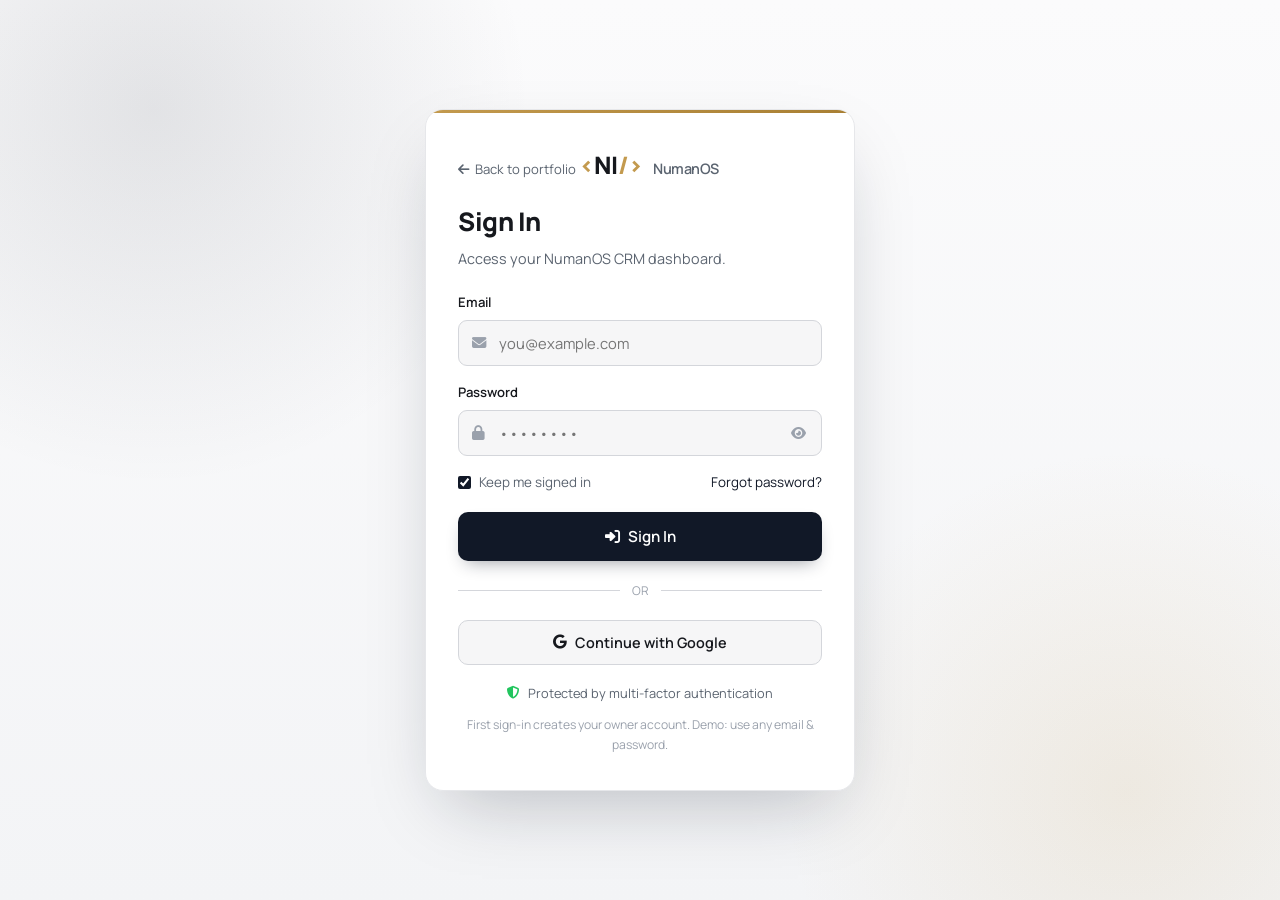
<file: portfolio-website/login.html>
<!DOCTYPE html>
<html lang="en">
<head>
    <meta charset="UTF-8">
    <meta name="viewport" content="width=device-width, initial-scale=1.0">
    <title>Sign In | NumanOS CRM</title>
    <link rel="stylesheet" href="css/style.css">
    <link rel="stylesheet" href="css/auth.css">
    <link rel="stylesheet" href="https://cdnjs.cloudflare.com/ajax/libs/font-awesome/6.5.1/css/all.min.css">
    <link href="https://fonts.googleapis.com/css2?family=Inter:wght@400;500;600;700;800&family=Manrope:wght@400;500;600;700;800&display=swap" rel="stylesheet">
</head>
<body class="auth-body">
    <div class="auth-bg"></div>

    <div class="auth-card">
        <a href="index.html" class="auth-back"><i class="fas fa-arrow-left"></i> Back to portfolio</a>
        <a href="index.html" class="logo auth-logo">
            <span class="logo-bracket">&lt;</span>NI<span class="logo-bracket">/&gt;</span>
            <span style="font-size:0.9rem;color:var(--text-secondary);font-weight:600;margin-left:6px">NumanOS</span>
        </a>

        <h1>Sign In</h1>
        <p class="auth-sub">Access your NumanOS CRM dashboard.</p>

        <div id="authError" class="auth-error" style="display:none"></div>

        <form id="loginForm">
            <!-- Credentials step -->
            <div id="credStep">
                <label class="auth-label" for="email">Email</label>
                <div class="auth-field">
                    <i class="fas fa-envelope"></i>
                    <input type="email" id="email" placeholder="you@example.com" autocomplete="email" required>
                </div>

                <label class="auth-label" for="password">Password</label>
                <div class="auth-field">
                    <i class="fas fa-lock"></i>
                    <input type="password" id="password" placeholder="••••••••" autocomplete="current-password" required>
                    <button type="button" class="auth-eye" id="togglePw" aria-label="Show password"><i class="fas fa-eye"></i></button>
                </div>

                <div class="auth-row">
                    <label class="auth-check"><input type="checkbox" id="remember" checked> Keep me signed in</label>
                    <a href="#" class="auth-link">Forgot password?</a>
                </div>
            </div>

            <!-- MFA step (hidden until needed) -->
            <div id="mfaStep" style="display:none">
                <label class="auth-label" for="mfaCode"><i class="fas fa-shield-halved"></i> Authentication code</label>
                <div class="auth-field">
                    <i class="fas fa-key"></i>
                    <input type="text" id="mfaCode" inputmode="numeric" maxlength="6" placeholder="6-digit code" autocomplete="one-time-code">
                </div>
                <p class="auth-note" style="text-align:left;margin-bottom:14px">Enter the code from your authenticator app.</p>
            </div>

            <button type="submit" class="btn btn-primary btn-full btn-lg" id="loginBtn" data-label="<i class='fas fa-right-to-bracket'></i> Sign In">
                <i class="fas fa-right-to-bracket"></i> Sign In
            </button>
        </form>

        <div class="auth-divider"><span>OR</span></div>
        <button class="btn btn-google btn-full" onclick="alert('Google SSO connects via the Integrations module.')">
            <i class="fab fa-google"></i> Continue with Google
        </button>

        <p class="auth-mfa"><i class="fas fa-shield-halved"></i> Protected by multi-factor authentication</p>
        <p class="auth-note">First sign-in creates your owner account. Demo: use any email &amp; password.</p>
    </div>

    <script src="js/api.js"></script>
    <script src="js/auth.js"></script>
</body>
</html>
</file>
<file: portfolio-website/css/style.css>
/* ============================================
   PORTFOLIO WEBSITE - NUMAN IFTIKHAR
   Senior Multi-Cloud DevOps Engineer
   Professional Dark Theme - Command Center
   ============================================ */

/* --- CSS Variables --- */
:root {
    --primary: #111827;
    --primary-dark: #0b0f17;
    --primary-light: #374151;
    --secondary: #ffffff;
    --accent: #c39a4e;
    --accent-light: #d4af6a;
    --bg-dark: #ffffff;
    --bg-surface: #f6f6f7;
    --bg-card: #ffffff;
    --bg-card-hover: #f0f0f2;
    --text-primary: #16181d;
    --text-secondary: #5b6470;
    --text-muted: #9aa1ac;
    --border: #e6e7ea;
    --border-light: #d4d6db;
    --gcp-color: #4285f4;
    --aws-color: #ff9900;
    --azure-color: #00bcf2;
    --terraform-color: #7b42bc;
    --success: #16a34a;
    --danger: #dc2626;
    --danger-bg: rgba(220, 38, 38, 0.10);
    --danger-border: rgba(220, 38, 38, 0.30);
    --gradient-1: linear-gradient(135deg, #1f2937, #111827);
    --gradient-2: linear-gradient(135deg, #ffffff, #f3f3f5);
    --gradient-accent: linear-gradient(135deg, #c39a4e, #a87f33);
    --shadow-xs: 0 1px 2px rgba(17, 24, 39, 0.05);
    --shadow-sm: 0 1px 2px rgba(17, 24, 39, 0.04), 0 6px 16px -8px rgba(17, 24, 39, 0.10);
    --shadow: 0 2px 6px rgba(17, 24, 39, 0.05), 0 12px 30px -12px rgba(17, 24, 39, 0.14);
    --shadow-md: 0 6px 14px -6px rgba(17, 24, 39, 0.10), 0 20px 44px -16px rgba(17, 24, 39, 0.18);
    --shadow-lg: 0 30px 70px -22px rgba(17, 24, 39, 0.26);
    --shadow-glow: 0 18px 46px -16px rgba(17, 24, 39, 0.20);
    --radius: 14px;
    --radius-sm: 9px;
    --radius-lg: 18px;
    --transition: all 0.28s cubic-bezier(0.4, 0, 0.2, 1);
    --ease-spring: cubic-bezier(0.34, 1.4, 0.64, 1);
}

/* --- Reset & Base --- */
*, *::before, *::after {
    margin: 0;
    padding: 0;
    box-sizing: border-box;
}

html {
    scroll-behavior: smooth;
    scroll-padding-top: 80px;
}

body {
    font-family: 'Inter', -apple-system, BlinkMacSystemFont, sans-serif;
    background-color: var(--bg-dark);
    color: var(--text-primary);
    line-height: 1.6;
    overflow-x: hidden;
    -webkit-font-smoothing: antialiased;
}

a {
    text-decoration: none;
    color: inherit;
    transition: var(--transition);
}

ul, ol { list-style: none; }

.container {
    max-width: 1200px;
    margin: 0 auto;
    padding: 0 24px;
}

/* --- Preloader --- */
#preloader {
    position: fixed;
    inset: 0;
    background: var(--bg-dark);
    display: flex;
    align-items: center;
    justify-content: center;
    z-index: 10000;
    transition: opacity 0.5s, visibility 0.5s;
}

#preloader.hidden {
    opacity: 0;
    visibility: hidden;
}

.loader {
    position: relative;
    display: flex;
    align-items: center;
    justify-content: center;
}

.loader-ring {
    width: 60px;
    height: 60px;
    border: 3px solid var(--border);
    border-top-color: var(--primary);
    border-radius: 50%;
    animation: spin 1s linear infinite;
}

@keyframes spin { to { transform: rotate(360deg); } }

.loader-text {
    position: absolute;
    font-size: 1rem;
    font-weight: 800;
    color: var(--primary);
    letter-spacing: 2px;
}

/* --- Buttons --- */
.btn {
    display: inline-flex;
    align-items: center;
    gap: 8px;
    padding: 12px 24px;
    border-radius: 8px;
    font-weight: 600;
    font-size: 0.9rem;
    cursor: pointer;
    transition: var(--transition);
    border: none;
    font-family: inherit;
    white-space: nowrap;
}

.btn-primary {
    background: var(--primary);
    color: var(--bg-dark);
}

.btn-primary:hover {
    background: var(--primary-light);
    transform: translateY(-2px);
    box-shadow: 0 8px 25px rgba(17, 24, 39, 0.3);
}

.btn-accent {
    background: var(--accent);
    color: #111827;
}

.btn-accent:hover {
    background: var(--accent-light);
    transform: translateY(-2px);
    box-shadow: 0 8px 25px rgba(195, 154, 78, 0.3);
}

.btn-outline {
    background: transparent;
    color: var(--text-primary);
    border: 1px solid var(--border-light);
}

.btn-outline:hover {
    border-color: var(--primary);
    color: var(--primary);
    transform: translateY(-2px);
}

.btn-sm { padding: 8px 16px; font-size: 0.82rem; }
.btn-lg { padding: 14px 28px; font-size: 0.95rem; }
.btn-full { width: 100%; justify-content: center; }

/* --- Navigation --- */
#navbar {
    position: fixed;
    top: 0;
    left: 0;
    right: 0;
    z-index: 1000;
    padding: 16px 0;
    transition: var(--transition);
    background: rgba(255, 255, 255, 0.96);
    border-bottom: 1px solid var(--border);
    backdrop-filter: blur(10px);
    -webkit-backdrop-filter: blur(10px);
}

#navbar.scrolled {
    background: rgba(255, 255, 255, 0.85);
    backdrop-filter: blur(20px);
    -webkit-backdrop-filter: blur(20px);
    border-bottom: 1px solid var(--border);
    padding: 10px 0;
}

.nav-container {
    display: flex;
    align-items: center;
    justify-content: space-between;
}

.logo {
    font-size: 1.4rem;
    font-weight: 800;
    letter-spacing: -0.5px;
}

.logo-bracket { color: var(--accent); }

.nav-links {
    display: flex;
    align-items: center;
    gap: 4px;
}

.nav-links a {
    padding: 8px 16px;
    font-size: 0.88rem;
    font-weight: 500;
    color: var(--text-secondary);
    border-radius: 6px;
    transition: var(--transition);
}

.nav-links a:hover,
.nav-links a.active {
    color: var(--text-primary);
    background: rgba(17, 24, 39, 0.08);
}

.nav-actions {
    display: flex;
    align-items: center;
    gap: 12px;
}

.hamburger {
    display: none;
    flex-direction: column;
    gap: 5px;
    background: none;
    border: none;
    cursor: pointer;
    padding: 4px;
}

.hamburger span {
    width: 22px;
    height: 2px;
    background: var(--text-primary);
    transition: var(--transition);
    border-radius: 2px;
}

.hamburger.active span:nth-child(1) { transform: rotate(45deg) translate(5px, 5px); }
.hamburger.active span:nth-child(2) { opacity: 0; }
.hamburger.active span:nth-child(3) { transform: rotate(-45deg) translate(5px, -5px); }

/* --- Hero Section --- */
#hero {
    min-height: 100vh;
    display: flex;
    align-items: center;
    position: relative;
    overflow: hidden;
    padding: 120px 0 80px;
    background: radial-gradient(ellipse at 20% 50%, rgba(17, 24, 39, 0.06) 0%, transparent 50%),
                radial-gradient(ellipse at 80% 20%, rgba(195, 154, 78, 0.04) 0%, transparent 50%),
                var(--bg-dark);
}

.hero-particles {
    position: absolute;
    inset: 0;
    overflow: hidden;
    z-index: 0;
}

.particle {
    position: absolute;
    width: 2px;
    height: 2px;
    background: var(--primary);
    border-radius: 50%;
    opacity: 0.15;
    animation: float-particle 8s ease-in-out infinite;
}

@keyframes float-particle {
    0%, 100% { transform: translateY(0) translateX(0); opacity: 0.15; }
    50% { transform: translateY(-40px) translateX(20px); opacity: 0.3; }
}

.hero-container {
    display: grid;
    grid-template-columns: 1.1fr 0.9fr;
    gap: 60px;
    align-items: center;
    position: relative;
    z-index: 1;
}

.hero-availability {
    display: inline-flex;
    align-items: center;
    gap: 8px;
    padding: 6px 16px;
    background: rgba(195, 154, 78, 0.08);
    border: 1px solid rgba(195, 154, 78, 0.2);
    border-radius: 50px;
    font-size: 0.8rem;
    font-weight: 600;
    color: var(--accent);
    margin-bottom: 20px;
    letter-spacing: 0.3px;
}

.availability-dot {
    width: 6px;
    height: 6px;
    background: var(--accent);
    border-radius: 50%;
    animation: pulse-dot 2s infinite;
}

@keyframes pulse-dot {
    0%, 100% { box-shadow: 0 0 0 0 rgba(195, 154, 78, 0.4); }
    50% { box-shadow: 0 0 0 6px rgba(195, 154, 78, 0); }
}

.hero-greeting {
    font-size: 1rem;
    color: var(--primary);
    font-weight: 600;
    margin-bottom: 8px;
    letter-spacing: 1px;
}

.hero-name {
    font-size: 3.5rem;
    font-weight: 800;
    line-height: 1.1;
    margin-bottom: 12px;
    letter-spacing: -1.5px;
    color: var(--text-primary);
}

.hero-title-wrapper {
    display: flex;
    align-items: center;
    gap: 10px;
    font-size: 1.3rem;
    margin-bottom: 20px;
    min-height: 40px;
}

.hero-title-prefix {
    color: var(--text-secondary);
    font-weight: 500;
}

.hero-title-typed {
    color: var(--primary);
    font-weight: 700;
}

.typed-cursor {
    color: var(--accent);
    font-weight: 300;
    animation: blink-cursor 0.8s infinite;
}

@keyframes blink-cursor {
    0%, 100% { opacity: 1; }
    50% { opacity: 0; }
}

.hero-description {
    color: var(--text-secondary);
    font-size: 1.05rem;
    line-height: 1.8;
    max-width: 540px;
    margin-bottom: 24px;
}

/* Hero Metrics */
.hero-metrics {
    display: flex;
    align-items: center;
    gap: 0;
    margin-bottom: 32px;
    padding: 16px 24px;
    background: var(--bg-surface);
    border: 1px solid var(--border);
    border-radius: var(--radius);
    box-shadow: var(--shadow);
}

.hero-metric {
    text-align: center;
    flex: 1;
}

.metric-value {
    display: block;
    font-size: 1.4rem;
    font-weight: 800;
    color: var(--primary);
    line-height: 1;
    margin-bottom: 4px;
}

.metric-label {
    font-size: 0.72rem;
    color: var(--text-muted);
    text-transform: uppercase;
    letter-spacing: 1px;
    font-weight: 600;
}

.hero-metric-divider {
    width: 1px;
    height: 36px;
    background: var(--border-light);
}

.hero-cta {
    display: flex;
    gap: 12px;
    flex-wrap: wrap;
    margin-bottom: 28px;
}

.hero-social {
    display: flex;
    gap: 10px;
}

.hero-social a {
    width: 40px;
    height: 40px;
    display: flex;
    align-items: center;
    justify-content: center;
    border: 1px solid var(--border);
    border-radius: 8px;
    color: var(--text-muted);
    font-size: 1rem;
    transition: var(--transition);
}

.hero-social a:hover {
    border-color: var(--primary);
    color: var(--primary);
    background: rgba(17, 24, 39, 0.06);
    transform: translateY(-2px);
}

/* Hero Visual */
.hero-visual {
    display: flex;
    justify-content: center;
    align-items: center;
    position: relative;
}

.hero-image-wrapper {
    position: relative;
    width: 320px;
    height: 320px;
}

.hero-image-border {
    position: absolute;
    inset: -3px;
    border-radius: 50%;
    background: var(--gradient-1);
    animation: rotate-border 10s linear infinite;
    opacity: 0.5;
}

@keyframes rotate-border { to { transform: rotate(360deg); } }

.hero-profile-img {
    position: relative;
    width: 100%;
    height: 100%;
    border-radius: 50%;
    object-fit: cover;
    z-index: 1;
    border: 3px solid var(--bg-dark);
}

.floating-badge {
    position: absolute;
    background: var(--bg-card);
    border: 1px solid var(--border);
    padding: 8px 16px;
    border-radius: 50px;
    font-size: 0.8rem;
    font-weight: 600;
    display: flex;
    align-items: center;
    gap: 6px;
    z-index: 2;
    box-shadow: var(--shadow-lg);
    animation: float 5s ease-in-out infinite;
}

.badge-1 { top: 10%; right: 0; animation-delay: 0s; color: var(--aws-color); }
.badge-2 { top: 50%; left: -12%; animation-delay: 1.2s; color: var(--azure-color); }
.badge-3 { bottom: 10%; right: -5%; animation-delay: 2.4s; color: var(--gcp-color); }
.badge-4 { bottom: 30%; left: -8%; animation-delay: 3.6s; color: var(--primary); }

@keyframes float {
    0%, 100% { transform: translateY(0); }
    50% { transform: translateY(-10px); }
}

.hero-scroll {
    position: absolute;
    bottom: 30px;
    left: 50%;
    transform: translateX(-50%);
    z-index: 2;
}

.hero-scroll a {
    display: flex;
    flex-direction: column;
    align-items: center;
    gap: 6px;
    color: var(--text-muted);
    font-size: 0.75rem;
    letter-spacing: 1.5px;
    text-transform: uppercase;
}

.hero-scroll i { animation: bounce 2s infinite; }

@keyframes bounce {
    0%, 100% { transform: translateY(0); }
    50% { transform: translateY(5px); }
}

/* --- Animation Classes --- */
.animate-fade-up {
    opacity: 0;
    transform: translateY(20px);
    animation: fadeUp 0.7s ease forwards;
}

.delay-1 { animation-delay: 0.1s; }
.delay-2 { animation-delay: 0.15s; }
.delay-3 { animation-delay: 0.2s; }
.delay-4 { animation-delay: 0.3s; }
.delay-5 { animation-delay: 0.4s; }

@keyframes fadeUp {
    to { opacity: 1; transform: translateY(0); }
}

.reveal {
    opacity: 0;
    transform: translateY(30px);
    transition: opacity 0.5s ease, transform 0.5s ease;
}

.reveal.active {
    opacity: 1;
    transform: translateY(0);
}

/* --- Trusted By Strip --- */
#trusted-by {
    background: var(--bg-surface);
    border-top: 1px solid var(--border);
    border-bottom: 1px solid var(--border);
    padding: 28px 0;
}

.trusted-label {
    text-align: center;
    font-size: 0.72rem;
    color: var(--text-muted);
    text-transform: uppercase;
    letter-spacing: 2px;
    font-weight: 600;
    margin-bottom: 20px;
}

.trusted-logos {
    display: flex;
    align-items: center;
    justify-content: center;
    gap: 40px;
    flex-wrap: wrap;
}

.trusted-item {
    display: flex;
    align-items: center;
    gap: 8px;
    color: var(--text-muted);
    font-size: 0.85rem;
    font-weight: 600;
    transition: var(--transition);
}

.trusted-item i {
    font-size: 1.4rem;
}

.trusted-item:hover {
    color: var(--primary);
}

/* --- Section Styles --- */
section {
    padding: 100px 0;
    position: relative;
}

section:nth-child(odd) { background: var(--bg-dark); }
section:nth-child(even) { background: var(--bg-surface); }

.section-header {
    text-align: center;
    margin-bottom: 60px;
}

.section-tag {
    font-family: 'JetBrains Mono', 'Courier New', monospace;
    color: var(--accent);
    font-size: 0.82rem;
    display: block;
    margin-bottom: 10px;
    letter-spacing: 1px;
}

.section-title {
    font-size: 2.4rem;
    font-weight: 800;
    margin-bottom: 16px;
    letter-spacing: -0.5px;
}

.section-line {
    width: 50px;
    height: 3px;
    background: var(--gradient-1);
    margin: 0 auto;
    border-radius: 2px;
}

.section-subtitle {
    color: var(--text-secondary);
    margin-top: 16px;
    font-size: 1rem;
    max-width: 600px;
    margin-left: auto;
    margin-right: auto;
}

/* --- About Section --- */
.about-grid {
    display: grid;
    grid-template-columns: 1.2fr 0.8fr;
    gap: 50px;
    align-items: start;
}

.about-content h3 {
    font-size: 1.4rem;
    color: var(--primary);
    margin-bottom: 20px;
    font-weight: 700;
}

.about-content p {
    color: var(--text-secondary);
    margin-bottom: 16px;
    font-size: 0.95rem;
    line-height: 1.8;
}

.about-stats {
    display: grid;
    grid-template-columns: repeat(4, 1fr);
    gap: 14px;
    margin-top: 32px;
}

.stat-card {
    text-align: center;
    padding: 20px 10px;
    background: var(--bg-card);
    border: 1px solid var(--border);
    border-radius: var(--radius);
    transition: var(--transition);
}

.stat-card:hover {
    border-color: var(--primary);
    transform: translateY(-3px);
    box-shadow: var(--shadow-glow);
}

.stat-number {
    font-size: 1.8rem;
    font-weight: 800;
    color: var(--primary);
    display: inline;
}

.stat-plus {
    font-size: 1.1rem;
    font-weight: 700;
    color: var(--primary);
}

.stat-label {
    display: block;
    font-size: 0.72rem;
    color: var(--text-muted);
    margin-top: 4px;
    text-transform: uppercase;
    letter-spacing: 0.5px;
    font-weight: 600;
}

.info-card {
    background: var(--bg-card);
    border: 1px solid var(--border);
    border-radius: var(--radius);
    padding: 28px;
}

.info-item {
    display: flex;
    align-items: center;
    gap: 14px;
    padding: 12px 0;
    border-bottom: 1px solid var(--border);
}

.info-item:last-child { border-bottom: none; }

.info-item i {
    width: 38px;
    height: 38px;
    display: flex;
    align-items: center;
    justify-content: center;
    background: rgba(17, 24, 39, 0.08);
    color: var(--primary);
    border-radius: 8px;
    font-size: 0.9rem;
    flex-shrink: 0;
}

.info-label {
    display: block;
    font-size: 0.72rem;
    color: var(--text-muted);
    text-transform: uppercase;
    letter-spacing: 1px;
    font-weight: 600;
}

.info-value {
    font-weight: 600;
    font-size: 0.9rem;
}

.info-value.available { color: var(--accent); }

/* --- Services Section --- */
.services-grid {
    display: grid;
    grid-template-columns: repeat(auto-fit, minmax(340px, 1fr));
    gap: 20px;
    margin-bottom: 60px;
}

.service-card {
    background: var(--bg-card);
    border: 1px solid var(--border);
    border-radius: var(--radius);
    padding: 30px;
    transition: var(--transition);
    position: relative;
    overflow: hidden;
}

.service-card::after {
    content: '';
    position: absolute;
    top: 0;
    left: 0;
    right: 0;
    height: 2px;
    background: var(--gradient-1);
    opacity: 0;
    transition: var(--transition);
}

.service-card:hover {
    transform: translateY(-4px);
    border-color: var(--border-light);
    box-shadow: var(--shadow-glow);
}

.service-card:hover::after { opacity: 1; }

.service-icon {
    width: 48px;
    height: 48px;
    display: flex;
    align-items: center;
    justify-content: center;
    background: rgba(17, 24, 39, 0.08);
    color: var(--primary);
    border-radius: 10px;
    font-size: 1.2rem;
    margin-bottom: 18px;
}

.service-card h3 {
    font-size: 1.05rem;
    font-weight: 700;
    margin-bottom: 10px;
}

.service-card > p {
    color: var(--text-secondary);
    font-size: 0.88rem;
    line-height: 1.7;
    margin-bottom: 16px;
}

.service-includes {
    list-style: none;
    padding: 0;
    border-top: 1px solid var(--border);
    padding-top: 14px;
}

.service-includes li {
    position: relative;
    padding-left: 18px;
    margin-bottom: 6px;
    color: var(--text-secondary);
    font-size: 0.82rem;
}

.service-includes li::before {
    content: '\f00c';
    font-family: 'Font Awesome 6 Free';
    font-weight: 900;
    position: absolute;
    left: 0;
    color: var(--accent);
    font-size: 0.7rem;
}

/* How I Work */
.how-i-work {
    background: var(--bg-card);
    border: 1px solid var(--border);
    border-radius: var(--radius-lg);
    padding: 40px;
}

.how-title {
    text-align: center;
    font-size: 1.3rem;
    font-weight: 700;
    margin-bottom: 36px;
    display: flex;
    align-items: center;
    justify-content: center;
    gap: 10px;
}

.how-title i { color: var(--primary); }

.process-steps {
    display: flex;
    align-items: center;
    justify-content: center;
    gap: 12px;
}

.process-step {
    text-align: center;
    flex: 1;
    max-width: 200px;
}

.step-number {
    display: inline-flex;
    align-items: center;
    justify-content: center;
    width: 44px;
    height: 44px;
    background: var(--gradient-1);
    color: var(--bg-dark);
    border-radius: 50%;
    font-size: 1rem;
    font-weight: 800;
    margin-bottom: 12px;
}

.process-step h4 {
    font-size: 0.88rem;
    font-weight: 700;
    margin-bottom: 4px;
}

.process-step p {
    font-size: 0.78rem;
    color: var(--text-muted);
    line-height: 1.5;
}

.process-arrow {
    color: var(--border-light);
    font-size: 1rem;
    flex-shrink: 0;
}

/* --- Experience / Timeline --- */
.timeline {
    position: relative;
    padding-left: 40px;
}

.timeline::before {
    content: '';
    position: absolute;
    left: 8px;
    top: 0;
    bottom: 0;
    width: 2px;
    background: linear-gradient(to bottom, var(--primary), var(--accent));
    opacity: 0.3;
}

.timeline-item {
    position: relative;
    margin-bottom: 40px;
}

.timeline-item:last-child { margin-bottom: 0; }

.timeline-dot {
    position: absolute;
    left: -36px;
    top: 6px;
    width: 14px;
    height: 14px;
    background: var(--primary);
    border: 3px solid var(--bg-dark);
    border-radius: 50%;
    z-index: 1;
    box-shadow: 0 0 0 3px rgba(17, 24, 39, 0.15);
}

.timeline-date { margin-bottom: 10px; }

.timeline-date span {
    background: rgba(17, 24, 39, 0.08);
    color: var(--primary);
    padding: 4px 14px;
    border-radius: 50px;
    font-size: 0.78rem;
    font-weight: 600;
}

.timeline-content {
    background: var(--bg-card);
    border: 1px solid var(--border);
    border-radius: var(--radius);
    padding: 28px;
    transition: var(--transition);
}

.timeline-content:hover {
    border-color: var(--border-light);
    box-shadow: var(--shadow-glow);
}

.timeline-header h3 {
    font-size: 1.2rem;
    font-weight: 700;
    margin-bottom: 4px;
}

.timeline-header .company {
    display: block;
    font-size: 1rem;
    color: var(--primary);
    font-weight: 600;
    margin-bottom: 4px;
}

.timeline-header .location {
    display: block;
    font-size: 0.82rem;
    color: var(--text-muted);
    margin-bottom: 16px;
}

.timeline-header .location i { margin-right: 4px; }

.timeline-details { list-style: none; padding: 0; }

.timeline-details li {
    position: relative;
    padding-left: 18px;
    margin-bottom: 10px;
    color: var(--text-secondary);
    font-size: 0.88rem;
    line-height: 1.7;
}

.timeline-details li::before {
    content: '>';
    position: absolute;
    left: 0;
    color: var(--accent);
    font-weight: bold;
    font-family: monospace;
}

.timeline-details li strong { color: var(--text-primary); }

.timeline-tags {
    display: flex;
    flex-wrap: wrap;
    gap: 6px;
    margin-top: 18px;
    padding-top: 14px;
    border-top: 1px solid var(--border);
}

.timeline-tags span {
    padding: 3px 10px;
    background: rgba(17, 24, 39, 0.06);
    border: 1px solid rgba(17, 24, 39, 0.12);
    border-radius: 50px;
    font-size: 0.72rem;
    font-weight: 600;
    color: var(--primary);
}

/* --- Certifications Section --- */
.certs-grid {
    display: grid;
    grid-template-columns: repeat(auto-fit, minmax(250px, 1fr));
    gap: 16px;
}

.cert-card {
    background: var(--bg-card);
    border: 1px solid var(--border);
    border-radius: var(--radius);
    padding: 24px;
    text-align: center;
    transition: var(--transition);
    position: relative;
    overflow: hidden;
}

.cert-card::before {
    content: '';
    position: absolute;
    top: 0;
    left: 0;
    right: 0;
    height: 2px;
    opacity: 0;
    transition: var(--transition);
}

.cert-card:hover {
    transform: translateY(-4px);
    border-color: var(--border-light);
    box-shadow: var(--shadow-glow);
}

.cert-card:hover::before { opacity: 1; }

.cert-card.gcp::before { background: linear-gradient(135deg, #4285f4, #34a853); }
.cert-card.aws-cert::before { background: linear-gradient(135deg, #ff9900, #ff6600); }
.cert-card.azure-cert::before { background: linear-gradient(135deg, #00bcf2, #0078d4); }
.cert-card.terraform::before { background: linear-gradient(135deg, #7b42bc, #5c4ee5); }

.cert-icon {
    width: 50px;
    height: 50px;
    margin: 0 auto 14px;
    display: flex;
    align-items: center;
    justify-content: center;
    border-radius: 50%;
    font-size: 1.3rem;
}

.cert-card.gcp .cert-icon { background: rgba(66, 133, 244, 0.08); color: var(--gcp-color); }
.cert-card.aws-cert .cert-icon { background: rgba(255, 153, 0, 0.08); color: var(--aws-color); }
.cert-card.azure-cert .cert-icon { background: rgba(0, 188, 242, 0.08); color: var(--azure-color); }
.cert-card.terraform .cert-icon { background: rgba(123, 66, 188, 0.08); color: var(--terraform-color); }
.cert-card.other .cert-icon { background: rgba(17, 24, 39, 0.08); color: var(--primary); }

.cert-card h4 {
    font-size: 0.9rem;
    font-weight: 700;
    margin-bottom: 6px;
    line-height: 1.4;
}

.cert-provider {
    font-size: 0.78rem;
    color: var(--text-muted);
    font-weight: 500;
}

/* --- Why Hire Me Section --- */
.why-grid {
    display: grid;
    grid-template-columns: repeat(auto-fit, minmax(300px, 1fr));
    gap: 20px;
}

.why-card {
    background: var(--bg-card);
    border: 1px solid var(--border);
    border-radius: var(--radius);
    padding: 28px;
    text-align: center;
    transition: var(--transition);
}

.why-card:hover {
    transform: translateY(-4px);
    border-color: var(--border-light);
    box-shadow: var(--shadow-glow);
}

.why-icon {
    width: 52px;
    height: 52px;
    display: flex;
    align-items: center;
    justify-content: center;
    background: rgba(17, 24, 39, 0.08);
    color: var(--primary);
    border-radius: 50%;
    font-size: 1.2rem;
    margin: 0 auto 16px;
}

.why-card h4 {
    font-size: 1rem;
    font-weight: 700;
    margin-bottom: 8px;
}

.why-card p {
    color: var(--text-secondary);
    font-size: 0.85rem;
    line-height: 1.7;
}

/* --- Testimonials Section --- */
.testimonials-grid {
    display: grid;
    grid-template-columns: repeat(auto-fit, minmax(320px, 1fr));
    gap: 20px;
    margin-bottom: 40px;
}

.testimonial-card {
    background: var(--bg-card);
    border: 1px solid var(--border);
    border-radius: var(--radius);
    padding: 28px;
    transition: var(--transition);
    position: relative;
}

.testimonial-card::before {
    content: '\201C';
    position: absolute;
    top: 12px;
    right: 20px;
    font-size: 3.5rem;
    color: rgba(17, 24, 39, 0.06);
    font-family: Georgia, serif;
    line-height: 1;
}

.testimonial-card:hover {
    transform: translateY(-3px);
    border-color: var(--border-light);
    box-shadow: var(--shadow-glow);
}

.testimonial-stars {
    display: flex;
    gap: 3px;
    margin-bottom: 14px;
}

.testimonial-stars i {
    color: #f59e0b;
    font-size: 0.8rem;
}

.testimonial-text {
    color: var(--text-secondary);
    font-size: 0.88rem;
    line-height: 1.8;
    font-style: italic;
    margin-bottom: 18px;
}

.testimonial-author {
    display: flex;
    align-items: center;
    gap: 10px;
    padding-top: 14px;
    border-top: 1px solid var(--border);
}

.author-avatar {
    font-size: 2rem;
    color: var(--primary);
    opacity: 0.6;
}

.author-name {
    display: block;
    font-weight: 700;
    font-size: 0.85rem;
}

.author-role {
    display: block;
    font-size: 0.75rem;
    color: var(--text-muted);
}

.testimonials-cta {
    text-align: center;
    padding-top: 16px;
}

.testimonials-cta p {
    color: var(--text-secondary);
    font-size: 1.05rem;
    margin-bottom: 14px;
    font-weight: 500;
}

/* --- Hire Me Banner --- */
#hire-banner {
    background: linear-gradient(135deg, rgba(17, 24, 39, 0.06), rgba(195, 154, 78, 0.04));
    border-top: 1px solid var(--border);
    border-bottom: 1px solid var(--border);
    padding: 80px 0;
}

.hire-banner-content { text-align: center; }

.hire-text h2 {
    font-size: 2rem;
    font-weight: 800;
    margin-bottom: 14px;
    background: var(--gradient-1);
    -webkit-background-clip: text;
    -webkit-text-fill-color: transparent;
    background-clip: text;
}

.hire-text p {
    color: var(--text-secondary);
    font-size: 1.05rem;
    max-width: 650px;
    margin: 0 auto 28px;
    line-height: 1.7;
}

.hire-actions {
    display: flex;
    justify-content: center;
    gap: 14px;
    flex-wrap: wrap;
}

/* --- Featured Projects Section --- */
.projects-grid {
    display: grid;
    grid-template-columns: repeat(auto-fit, minmax(480px, 1fr));
    gap: 24px;
}

.project-card {
    background: var(--bg-card);
    border: 1px solid var(--border);
    border-radius: var(--radius);
    padding: 30px;
    transition: var(--transition);
    position: relative;
    overflow: hidden;
}

.project-card::after {
    content: '';
    position: absolute;
    top: 0;
    left: 0;
    right: 0;
    height: 2px;
    background: var(--gradient-1);
    opacity: 0;
    transition: var(--transition);
}

.project-card:hover {
    transform: translateY(-4px);
    border-color: var(--border-light);
    box-shadow: var(--shadow-glow);
}

.project-card:hover::after { opacity: 1; }

.project-header {
    display: flex;
    justify-content: space-between;
    align-items: center;
    margin-bottom: 14px;
}

.project-icon {
    width: 48px;
    height: 48px;
    display: flex;
    align-items: center;
    justify-content: center;
    background: rgba(17, 24, 39, 0.08);
    color: var(--primary);
    border-radius: 10px;
    font-size: 1.2rem;
}

.project-links { display: flex; gap: 8px; }

.project-link {
    width: 38px;
    height: 38px;
    display: flex;
    align-items: center;
    justify-content: center;
    border: 1px solid var(--border);
    border-radius: 8px;
    color: var(--text-muted);
    font-size: 1rem;
    transition: var(--transition);
}

.project-link:hover {
    border-color: var(--primary);
    color: var(--primary);
}

.project-title {
    font-size: 1.3rem;
    font-weight: 800;
    margin-bottom: 4px;
}

.project-subtitle {
    font-size: 0.9rem;
    color: var(--primary);
    font-weight: 600;
    margin-bottom: 14px;
}

.project-tech-stack {
    display: flex;
    flex-wrap: wrap;
    gap: 5px;
    margin-bottom: 18px;
}

.project-tech-stack span {
    padding: 3px 8px;
    background: rgba(17, 24, 39, 0.06);
    border: 1px solid rgba(17, 24, 39, 0.1);
    border-radius: 50px;
    font-size: 0.7rem;
    font-weight: 600;
    color: var(--primary);
}

.project-details {
    list-style: none;
    padding: 0;
    margin-bottom: 18px;
}

.project-details li {
    position: relative;
    padding-left: 22px;
    margin-bottom: 10px;
    color: var(--text-secondary);
    font-size: 0.85rem;
    line-height: 1.7;
}

.project-details li i {
    position: absolute;
    left: 0;
    top: 5px;
    color: var(--accent);
    font-size: 0.75rem;
}

.project-details li strong { color: var(--text-primary); }

/* Project Architecture Diagram */
.project-architecture {
    position: relative;
    margin-bottom: 18px;
    border-radius: var(--radius-sm);
    overflow: hidden;
    border: 1px solid var(--border-light);
    cursor: pointer;
    transition: var(--transition);
    background: var(--bg-surface);
}

.project-architecture:hover {
    border-color: var(--primary);
    box-shadow: 0 4px 20px rgba(17, 24, 39, 0.15);
}

.project-architecture img {
    width: 100%;
    height: 220px;
    object-fit: contain;
    object-position: center top;
    display: block;
    padding: 8px;
    transition: transform 0.5s ease;
}

.project-architecture:hover img {
    transform: scale(1.03);
}

.arch-label {
    position: absolute;
    bottom: 0;
    left: 0;
    right: 0;
    padding: 8px 14px;
    background: linear-gradient(transparent, rgba(0, 0, 0, 0.85));
    color: var(--text-secondary);
    font-size: 0.75rem;
    font-weight: 600;
    display: flex;
    align-items: center;
    gap: 6px;
}

.arch-label i { color: var(--primary); }

/* Architecture Modal */
.arch-modal {
    position: fixed;
    inset: 0;
    z-index: 10000;
    background: rgba(0, 0, 0, 0.92);
    display: flex;
    align-items: center;
    justify-content: center;
    padding: 30px;
    opacity: 0;
    visibility: hidden;
    transition: all 0.3s ease;
    cursor: zoom-out;
}

.arch-modal.active { opacity: 1; visibility: visible; }

.arch-modal img {
    max-width: 90%;
    max-height: 90vh;
    object-fit: contain;
    border-radius: var(--radius);
}

.arch-modal-close {
    position: absolute;
    top: 20px;
    right: 30px;
    width: 44px;
    height: 44px;
    border-radius: 50%;
    border: 1px solid rgba(255, 255, 255, 0.2);
    background: rgba(0, 0, 0, 0.5);
    color: white;
    font-size: 1.2rem;
    cursor: pointer;
    display: flex;
    align-items: center;
    justify-content: center;
    transition: var(--transition);
}

.arch-modal-close:hover {
    background: rgba(195, 154, 78, 0.8);
    border-color: transparent;
}

.project-badges {
    display: flex;
    flex-wrap: wrap;
    gap: 6px;
    padding-top: 14px;
    border-top: 1px solid var(--border);
}

.badge {
    display: inline-flex;
    align-items: center;
    gap: 5px;
    padding: 4px 10px;
    border-radius: 50px;
    font-size: 0.7rem;
    font-weight: 600;
}

.badge-security {
    background: rgba(195, 154, 78, 0.08);
    border: 1px solid rgba(195, 154, 78, 0.15);
    color: #111827;
}

.badge-cloud {
    background: rgba(17, 24, 39, 0.08);
    border: 1px solid rgba(17, 24, 39, 0.15);
    color: var(--primary);
}

.badge-gitops {
    background: rgba(168, 85, 247, 0.10);
    border: 1px solid rgba(168, 85, 247, 0.15);
    color: #9333ea;
}

.badge-perf {
    background: rgba(251, 191, 36, 0.12);
    border: 1px solid rgba(251, 191, 36, 0.20);
    color: #b45309;
}

.badge-uptime {
    background: rgba(195, 154, 78, 0.08);
    border: 1px solid rgba(195, 154, 78, 0.15);
    color: var(--accent);
}

/* --- Education Section --- */
.education-card {
    display: flex;
    align-items: center;
    gap: 28px;
    background: var(--bg-card);
    border: 1px solid var(--border);
    border-radius: var(--radius);
    padding: 36px;
    max-width: 650px;
    margin: 0 auto;
    transition: var(--transition);
}

.education-card:hover {
    border-color: var(--border-light);
    transform: translateY(-3px);
    box-shadow: var(--shadow-glow);
}

.edu-icon {
    width: 70px;
    height: 70px;
    display: flex;
    align-items: center;
    justify-content: center;
    background: rgba(17, 24, 39, 0.08);
    color: var(--primary);
    border-radius: 50%;
    font-size: 1.8rem;
    flex-shrink: 0;
}

.edu-content h3 {
    font-size: 1.1rem;
    font-weight: 700;
    margin-bottom: 6px;
}

.edu-school {
    display: block;
    color: var(--primary);
    font-weight: 600;
    font-size: 0.95rem;
    margin-bottom: 6px;
}

.edu-date, .edu-gpa {
    display: inline-block;
    font-size: 0.85rem;
    color: var(--text-muted);
    margin-right: 18px;
}

.edu-date i, .edu-gpa i {
    margin-right: 5px;
    color: var(--primary);
}

/* --- Book a Call Section --- */
.booking-grid {
    display: grid;
    grid-template-columns: 1fr 1fr;
    gap: 40px;
    align-items: start;
}

.booking-info {
    display: flex;
    flex-direction: column;
    gap: 24px;
}

.booking-highlights {
    display: flex;
    flex-direction: column;
    gap: 12px;
}

.booking-highlight-item {
    display: flex;
    align-items: center;
    gap: 14px;
    padding: 18px;
    background: var(--bg-card);
    border: 1px solid var(--border);
    border-radius: var(--radius);
    transition: var(--transition);
}

.booking-highlight-item:hover {
    border-color: var(--accent);
    transform: translateX(4px);
}

.highlight-icon {
    width: 44px;
    height: 44px;
    display: flex;
    align-items: center;
    justify-content: center;
    background: rgba(195, 154, 78, 0.08);
    color: var(--accent);
    border-radius: 10px;
    font-size: 1.1rem;
    flex-shrink: 0;
}

.booking-highlight-item h4 {
    font-size: 0.95rem;
    margin-bottom: 2px;
}

.booking-highlight-item p {
    font-size: 0.82rem;
    color: var(--text-muted);
}

.booking-topics {
    background: var(--bg-card);
    border: 1px solid var(--border);
    border-radius: var(--radius);
    padding: 24px;
}

.booking-topics h4 {
    font-size: 1rem;
    margin-bottom: 14px;
    display: flex;
    align-items: center;
    gap: 8px;
}

.booking-topics h4 i { color: var(--accent); }

.booking-topics ul {
    display: flex;
    flex-direction: column;
    gap: 10px;
}

.booking-topics li {
    display: flex;
    align-items: center;
    gap: 8px;
    color: var(--text-secondary);
    font-size: 0.88rem;
}

.booking-topics li i {
    color: var(--accent);
    font-size: 0.8rem;
    flex-shrink: 0;
}

/* Booking Form */
.booking-form-wrapper { position: relative; }

.booking-form {
    background: var(--bg-card);
    border: 1px solid var(--border);
    border-radius: var(--radius);
    padding: 32px;
    display: flex;
    flex-direction: column;
    gap: 16px;
    position: relative;
    overflow: hidden;
}

.booking-form::before {
    content: '';
    position: absolute;
    top: 0;
    left: 0;
    right: 0;
    height: 2px;
    background: var(--gradient-accent);
}

.booking-form h3 {
    font-size: 1.15rem;
    font-weight: 700;
    display: flex;
    align-items: center;
    gap: 8px;
    margin-bottom: 4px;
}

.booking-form h3 i { color: var(--accent); }

.booking-note {
    text-align: center;
    font-size: 0.75rem;
    color: var(--text-muted);
    display: flex;
    align-items: center;
    justify-content: center;
    gap: 5px;
}

.booking-note i { color: var(--accent); }

/* --- Contact Section --- */
.contact-grid {
    display: grid;
    grid-template-columns: 1fr 1.2fr;
    gap: 40px;
    align-items: start;
}

.contact-info {
    display: flex;
    flex-direction: column;
    gap: 16px;
}

.contact-card {
    background: var(--bg-card);
    border: 1px solid var(--border);
    border-radius: var(--radius);
    padding: 20px;
    display: flex;
    align-items: center;
    gap: 14px;
    transition: var(--transition);
}

.contact-card:hover {
    border-color: var(--primary);
    transform: translateX(4px);
}

.contact-icon {
    width: 44px;
    height: 44px;
    display: flex;
    align-items: center;
    justify-content: center;
    background: rgba(17, 24, 39, 0.08);
    color: var(--primary);
    border-radius: 10px;
    font-size: 1.1rem;
    flex-shrink: 0;
}

.contact-card h4 {
    font-size: 0.75rem;
    color: var(--text-muted);
    text-transform: uppercase;
    letter-spacing: 1px;
    margin-bottom: 3px;
}

.contact-card a, .contact-card span {
    color: var(--text-primary);
    font-weight: 600;
    font-size: 0.9rem;
}

.contact-card a:hover { color: var(--primary); }

.contact-socials {
    display: flex;
    gap: 10px;
    margin-top: 4px;
}

.social-link {
    flex: 1;
    display: flex;
    align-items: center;
    justify-content: center;
    gap: 8px;
    padding: 12px;
    background: var(--bg-card);
    border: 1px solid var(--border);
    border-radius: var(--radius);
    color: var(--text-secondary);
    font-weight: 600;
    font-size: 0.85rem;
    transition: var(--transition);
}

.social-link:hover {
    border-color: var(--primary);
    color: var(--primary);
    transform: translateY(-2px);
}

/* Forms */
.contact-form, .booking-form {
    background: var(--bg-card);
    border: 1px solid var(--border);
    border-radius: var(--radius);
    padding: 32px;
    display: flex;
    flex-direction: column;
    gap: 16px;
}

.form-group { position: relative; }

.form-group input,
.form-group textarea {
    width: 100%;
    padding: 12px 14px;
    background: var(--bg-surface);
    border: 1px solid var(--border);
    border-radius: var(--radius-sm);
    color: var(--text-primary);
    font-family: inherit;
    font-size: 0.9rem;
    transition: var(--transition);
    outline: none;
}

.form-group label {
    position: absolute;
    left: 14px;
    top: 12px;
    color: var(--text-muted);
    font-size: 0.9rem;
    transition: var(--transition);
    pointer-events: none;
    background: transparent;
}

.form-group input:focus,
.form-group textarea:focus {
    border-color: var(--primary);
    box-shadow: 0 0 0 3px rgba(17, 24, 39, 0.08);
}

.form-group input:focus + label,
.form-group input:not(:placeholder-shown) + label,
.form-group textarea:focus + label,
.form-group textarea:not(:placeholder-shown) + label {
    top: -9px;
    left: 10px;
    font-size: 0.72rem;
    color: var(--primary);
    background: var(--bg-card);
    padding: 0 5px;
}

.form-group textarea {
    resize: vertical;
    min-height: 100px;
}

/* --- Blog Section --- */
.blog-grid {
    display: grid;
    grid-template-columns: repeat(auto-fit, minmax(320px, 1fr));
    gap: 28px;
}

.blog-card {
    background: var(--bg-card);
    border: 1px solid var(--border);
    border-radius: var(--radius);
    overflow: hidden;
    transition: var(--transition);
}

.blog-card:hover {
    transform: translateY(-6px);
    border-color: var(--primary);
    box-shadow: 0 16px 50px rgba(17, 24, 39, 0.1);
}

.blog-image {
    position: relative;
    height: 180px;
    overflow: hidden;
}

.blog-image-placeholder {
    width: 100%;
    height: 100%;
    display: flex;
    align-items: center;
    justify-content: center;
    font-size: 3rem;
    color: var(--primary);
    background: linear-gradient(135deg, rgba(17, 24, 39, 0.08), rgba(195, 154, 78, 0.06));
}

.blog-category {
    position: absolute;
    top: 14px;
    left: 14px;
    padding: 5px 14px;
    background: var(--primary);
    color: white;
    border-radius: 50px;
    font-size: 0.72rem;
    font-weight: 700;
    text-transform: uppercase;
    letter-spacing: 0.5px;
}

.blog-content {
    padding: 24px;
}

.blog-meta {
    display: flex;
    gap: 16px;
    margin-bottom: 12px;
    font-size: 0.78rem;
    color: var(--text-muted);
}

.blog-meta i {
    margin-right: 5px;
    color: var(--primary);
}

.blog-content h3 {
    font-size: 1.05rem;
    font-weight: 700;
    line-height: 1.5;
    margin-bottom: 10px;
    color: var(--text-primary);
    transition: var(--transition);
}

.blog-card:hover .blog-content h3 {
    color: var(--primary);
}

.blog-content p {
    font-size: 0.85rem;
    color: var(--text-secondary);
    line-height: 1.7;
    margin-bottom: 14px;
}

.blog-tags {
    display: flex;
    flex-wrap: wrap;
    gap: 6px;
    margin-bottom: 16px;
}

.blog-tags span {
    padding: 3px 10px;
    background: rgba(17, 24, 39, 0.08);
    border: 1px solid rgba(17, 24, 39, 0.15);
    border-radius: 50px;
    font-size: 0.72rem;
    font-weight: 600;
    color: var(--primary);
}

.blog-read-more {
    display: inline-flex;
    align-items: center;
    gap: 8px;
    font-size: 0.85rem;
    font-weight: 600;
    color: var(--primary);
    transition: var(--transition);
}

.blog-read-more:hover {
    color: var(--accent);
    gap: 12px;
}

/* --- Calendly Embed --- */
.calendly-embed-wrapper {
    background: var(--bg-card);
    border: 1px solid var(--border);
    border-radius: var(--radius);
    overflow: hidden;
    position: relative;
}

.calendly-embed-wrapper::before {
    content: '';
    position: absolute;
    top: 0;
    left: 0;
    right: 0;
    height: 3px;
    background: var(--gradient-accent);
    z-index: 1;
}

/* Booking form overrides */
.booking-form .form-group select,
.booking-form .form-group input[type="date"] {
    width: 100%;
    padding: 12px 14px;
    background: var(--bg-surface);
    border: 1px solid var(--border);
    border-radius: var(--radius-sm);
    color: var(--text-primary);
    font-family: inherit;
    font-size: 0.9rem;
    transition: var(--transition);
    outline: none;
    cursor: pointer;
    -webkit-appearance: none;
    appearance: none;
}

.booking-form .form-group select {
    background-image: url("data:image/svg+xml,%3Csvg xmlns='http://www.w3.org/2000/svg' width='12' height='12' viewBox='0 0 12 12'%3E%3Cpath fill='%236e7681' d='M6 8L1 3h10z'/%3E%3C/svg%3E");
    background-repeat: no-repeat;
    background-position: right 14px center;
    padding-right: 36px;
}

.booking-form .form-group select:focus,
.booking-form .form-group input[type="date"]:focus {
    border-color: var(--accent);
    box-shadow: 0 0 0 3px rgba(195, 154, 78, 0.08);
}

.booking-form .form-group input:focus,
.booking-form .form-group textarea:focus {
    border-color: var(--accent);
    box-shadow: 0 0 0 3px rgba(195, 154, 78, 0.08);
}

.booking-form .form-group input:focus + label,
.booking-form .form-group input:not(:placeholder-shown) + label,
.booking-form .form-group textarea:focus + label,
.booking-form .form-group textarea:not(:placeholder-shown) + label {
    color: var(--accent);
}

.select-label {
    top: -9px !important;
    left: 10px !important;
    font-size: 0.72rem !important;
    color: var(--accent) !important;
    background: var(--bg-card) !important;
    padding: 0 5px !important;
}

/* --- Footer --- */
#footer {
    padding: 36px 0;
    background: var(--secondary);
    border-top: 1px solid var(--border);
}

.footer-content {
    display: flex;
    flex-direction: column;
    align-items: center;
    gap: 14px;
    text-align: center;
}

.footer-logo {
    font-size: 1.3rem;
    font-weight: 800;
}

.footer-text {
    color: var(--text-muted);
    font-size: 0.85rem;
}

.footer-socials {
    display: flex;
    gap: 12px;
}

.footer-socials a {
    width: 36px;
    height: 36px;
    display: flex;
    align-items: center;
    justify-content: center;
    border: 1px solid var(--border);
    border-radius: 8px;
    color: var(--text-muted);
    transition: var(--transition);
}

.footer-socials a:hover {
    border-color: var(--primary);
    color: var(--primary);
    transform: translateY(-2px);
}

.footer-copy {
    font-size: 0.78rem;
    color: var(--text-muted);
}

/* --- Back to Top --- */
.back-to-top {
    position: fixed;
    bottom: 24px;
    right: 24px;
    width: 42px;
    height: 42px;
    display: flex;
    align-items: center;
    justify-content: center;
    background: var(--bg-card);
    border: 1px solid var(--border);
    color: var(--primary);
    border-radius: 10px;
    font-size: 1rem;
    opacity: 0;
    visibility: hidden;
    transform: translateY(10px);
    transition: var(--transition);
    z-index: 100;
}

.back-to-top.visible {
    opacity: 1;
    visibility: visible;
    transform: translateY(0);
}

.back-to-top:hover {
    transform: translateY(-3px);
    border-color: var(--primary);
    box-shadow: 0 4px 15px rgba(17, 24, 39, 0.2);
}

/* --- Responsive Design --- */
@media (max-width: 1024px) {
    .hero-container {
        grid-template-columns: 1fr;
        text-align: center;
    }

    .hero-description { margin: 0 auto 24px; }
    .hero-metrics { justify-content: center; }
    .hero-cta { justify-content: center; }
    .hero-social { justify-content: center; }
    .hero-visual { display: none; }
    .about-grid { grid-template-columns: 1fr; }
    .about-stats { grid-template-columns: repeat(2, 1fr); }
    .contact-grid { grid-template-columns: 1fr; }
    .booking-grid { grid-template-columns: 1fr; }
}

@media (max-width: 768px) {
    .nav-links {
        position: fixed;
        top: 0;
        right: -100%;
        width: 260px;
        height: 100vh;
        background: var(--bg-card);
        flex-direction: column;
        align-items: flex-start;
        padding: 80px 24px 24px;
        gap: 2px;
        transition: right 0.3s ease;
        box-shadow: -8px 0 30px rgba(0, 0, 0, 0.4);
        z-index: 999;
    }

    .nav-links.open { right: 0; }

    .nav-links a {
        width: 100%;
        padding: 12px 14px;
        font-size: 0.95rem;
    }

    .hamburger {
        display: flex;
        z-index: 1001;
    }

    .hero-name { font-size: 2.5rem; }

    .hero-title-wrapper {
        flex-direction: column;
        gap: 4px;
        font-size: 1rem;
    }

    .hero-metrics {
        flex-wrap: wrap;
        gap: 0;
    }

    .hero-metric-divider:nth-child(4) { display: none; }

    .section-title { font-size: 1.8rem; }

    .services-grid,
    .why-grid,
    .testimonials-grid,
    .projects-grid { grid-template-columns: 1fr; }

    .certs-grid { grid-template-columns: repeat(auto-fit, minmax(200px, 1fr)); }

    .education-card {
        flex-direction: column;
        text-align: center;
    }

    .timeline { padding-left: 30px; }
    .timeline-dot { left: -26px; }
    .timeline-content { padding: 20px; }
    .contact-socials { flex-direction: column; }
    .trusted-logos { gap: 24px; }

    .process-steps {
        flex-direction: column;
        gap: 16px;
    }

    .process-arrow { transform: rotate(90deg); }

    .hire-text h2 { font-size: 1.5rem; }
    .hire-actions { flex-direction: column; align-items: center; }
}

@media (max-width: 480px) {
    .container { padding: 0 16px; }
    section { padding: 70px 0; }
    .hero-name { font-size: 2rem; }
    .hero-cta { flex-direction: column; align-items: center; }
    .about-stats { grid-template-columns: 1fr 1fr; gap: 10px; }
    .stat-card { padding: 14px 8px; }
    .stat-number { font-size: 1.4rem; }
    .nav-actions .btn { display: none; }
}

/* ============================================================
   Hero with NYC sunset background image (drop file at images/hero-bg.jpg)
   Dark overlay so the white hero text reads — premium RHK-style hero.
   Falls back to a charcoal gradient until the image is added.
   ============================================================ */
#hero {
    background:
        linear-gradient(rgba(15, 18, 26, 0.60), rgba(11, 14, 22, 0.86)),
        url('../images/hero-bg.jpg') center 35% / cover no-repeat,
        linear-gradient(135deg, #1f2937, #0b0f17);
}
#hero .hero-greeting,
#hero .hero-description { color: rgba(255, 255, 255, 0.85); }
#hero .hero-title-prefix,
#hero .hero-name { color: #ffffff; }
#hero .hero-title-typed,
#hero .typed-cursor { color: var(--accent-light); }
#hero .hero-availability {
    background: rgba(255, 255, 255, 0.12);
    border-color: rgba(255, 255, 255, 0.22);
    color: #ffffff;
}
#hero .hero-availability .availability-dot { background: #4ade80; }
#hero .hero-metrics {
    background: rgba(255, 255, 255, 0.08);
    border: 1px solid rgba(255, 255, 255, 0.16);
    box-shadow: none;
    backdrop-filter: blur(6px);
    -webkit-backdrop-filter: blur(6px);
}
#hero .metric-value { color: var(--accent-light); }
#hero .metric-label { color: rgba(255, 255, 255, 0.7); }
#hero .hero-metric-divider { background: rgba(255, 255, 255, 0.18); }
#hero .btn-primary { background: #ffffff; color: #111827; }
#hero .btn-primary:hover { background: #eef0f3; }
#hero .btn-outline { color: #ffffff; border-color: rgba(255, 255, 255, 0.45); }
#hero .btn-outline:hover { color: #ffffff; border-color: #ffffff; background: rgba(255, 255, 255, 0.10); }
#hero .hero-social a { color: #ffffff; border-color: rgba(255, 255, 255, 0.28); }
#hero .hero-social a:hover { background: rgba(255, 255, 255, 0.14); }
#hero .hero-scroll,
#hero .hero-scroll a { color: rgba(255, 255, 255, 0.7); }
#hero .hero-image-border { border-color: rgba(255, 255, 255, 0.25); }

/* ============================================================
   PREMIUM POLISH LAYER — 2026 refresh
   Adds soft elevation, refined type & motion so surfaces read
   premium instead of flat. Purely additive & token-driven.
   ============================================================ */
body {
    -moz-osx-font-smoothing: grayscale;
    text-rendering: optimizeLegibility;
}

/* Resting elevation — flat hairline cards are the #1 "cheap" tell */
.service-card,
.project-card,
.why-card,
.cert-card,
.testimonial-card,
.timeline-content,
.info-card,
.education-card,
.blog-card,
.contact-card,
.contact-form,
.booking-highlight-item,
.booking-topics,
.booking-form,
.calendly-embed-wrapper,
.how-i-work,
.hero-metrics {
    box-shadow: var(--shadow-sm);
}

/* Consistent, richer lift on hover */
.service-card:hover,
.project-card:hover,
.why-card:hover,
.cert-card:hover,
.testimonial-card:hover,
.timeline-content:hover,
.education-card:hover,
.info-card:hover,
.blog-card:hover {
    box-shadow: var(--shadow-md);
}

/* Editorial heading tracking */
.section-title,
.hero-name,
.project-title,
.hire-text h2 { letter-spacing: -0.03em; }

/* Section tag: gold pill instead of bare mono text */
.section-tag {
    display: inline-block;
    padding: 5px 14px;
    background: rgba(195, 154, 78, 0.10);
    border: 1px solid rgba(195, 154, 78, 0.24);
    border-radius: 999px;
    color: var(--accent);
    text-transform: uppercase;
    font-weight: 700;
    font-size: 0.7rem;
    letter-spacing: 1.5px;
}

/* Buttons: subtle depth + warmer accent */
.btn { border-radius: 10px; }
.btn-primary { box-shadow: 0 8px 18px -8px rgba(17, 24, 39, 0.45); }
.btn-accent {
    background: var(--gradient-accent);
    color: #fff;
    box-shadow: 0 10px 22px -10px rgba(195, 154, 78, 0.7);
}
.btn-accent:hover { filter: brightness(1.05); }

/* Navbar hairline shadow */
#navbar { box-shadow: 0 1px 0 rgba(17, 24, 39, 0.04); }
#navbar.scrolled { box-shadow: 0 8px 24px -16px rgba(17, 24, 39, 0.20); }

/* Icon tiles get an inner edge for a crisper, layered look */
.service-icon,
.project-icon,
.why-icon,
.contact-icon,
.highlight-icon,
.cert-icon { box-shadow: inset 0 0 0 1px rgba(17, 24, 39, 0.05); }
</file>
<file: portfolio-website/css/auth.css>
/* ============================================================
   NumanOS — Auth (sign-in) styles. Reuses variables from style.css.
   ============================================================ */
.auth-body {
  font-family: 'Manrope', 'Inter', ui-sans-serif, system-ui, sans-serif;
  min-height: 100vh;
  display: flex;
  align-items: center;
  justify-content: center;
  padding: 24px;
  position: relative;
  overflow: hidden;
}

.auth-bg {
  position: fixed;
  inset: 0;
  z-index: -1;
  background:
    radial-gradient(700px circle at 15% 20%, rgba(17, 24, 39, 0.12), transparent 45%),
    radial-gradient(600px circle at 85% 80%, rgba(195, 154, 78, 0.10), transparent 45%),
    var(--bg-dark);
}

.auth-card {
  width: 100%;
  max-width: 430px;
  background: var(--bg-card);
  border: 1px solid var(--border);
  border-radius: var(--radius-lg);
  padding: 36px 32px;
  box-shadow: var(--shadow-lg);
  animation: authIn 0.5s ease both;
}

@keyframes authIn {
  from { opacity: 0; transform: translateY(14px); }
  to { opacity: 1; transform: translateY(0); }
}

.auth-back {
  display: inline-flex;
  align-items: center;
  gap: 6px;
  font-size: 0.82rem;
  color: var(--text-secondary);
  margin-bottom: 18px;
}
.auth-back:hover { color: var(--primary); }

.auth-logo {
  display: inline-block;
  font-size: 1.5rem;
  font-weight: 800;
  margin-bottom: 18px;
}

.auth-card h1 {
  font-size: 1.6rem;
  font-weight: 800;
  letter-spacing: -0.5px;
}
.auth-sub {
  color: var(--text-secondary);
  font-size: 0.9rem;
  margin-top: 4px;
  margin-bottom: 22px;
}

.auth-error {
  background: var(--danger-bg);
  border: 1px solid var(--danger-border);
  color: var(--danger);
  font-size: 0.85rem;
  padding: 10px 14px;
  border-radius: var(--radius-sm);
  margin-bottom: 16px;
}

.auth-label {
  display: block;
  font-size: 0.82rem;
  font-weight: 600;
  color: var(--text-primary);
  margin-bottom: 7px;
}

.auth-field {
  position: relative;
  margin-bottom: 16px;
}
.auth-field > i {
  position: absolute;
  left: 14px;
  top: 50%;
  transform: translateY(-50%);
  color: var(--text-muted);
  font-size: 0.9rem;
}
.auth-field input {
  width: 100%;
  background: var(--bg-surface);
  border: 1px solid var(--border-light);
  border-radius: var(--radius-sm);
  color: var(--text-primary);
  font-family: inherit;
  font-size: 0.92rem;
  padding: 12px 14px 12px 40px;
  transition: var(--transition);
}
.auth-field input:focus {
  outline: none;
  border-color: var(--primary);
  box-shadow: 0 0 0 3px rgba(17, 24, 39, 0.15);
}
.auth-eye {
  position: absolute;
  right: 10px;
  top: 50%;
  transform: translateY(-50%);
  background: none;
  border: none;
  color: var(--text-muted);
  cursor: pointer;
  padding: 6px;
}
.auth-eye:hover { color: var(--text-primary); }

.auth-row {
  display: flex;
  align-items: center;
  justify-content: space-between;
  margin-bottom: 18px;
  font-size: 0.84rem;
}
.auth-check {
  display: inline-flex;
  align-items: center;
  gap: 8px;
  color: var(--text-secondary);
  cursor: pointer;
}
.auth-check input { accent-color: var(--primary); }
.auth-link { color: var(--primary); }
.auth-link:hover { color: var(--primary-light); }

.auth-divider {
  display: flex;
  align-items: center;
  gap: 12px;
  margin: 20px 0;
  color: var(--text-muted);
  font-size: 0.75rem;
}
.auth-divider::before,
.auth-divider::after {
  content: "";
  flex: 1;
  height: 1px;
  background: var(--border-light);
}

.auth-mfa {
  display: flex;
  align-items: center;
  justify-content: center;
  gap: 8px;
  margin-top: 18px;
  color: var(--text-secondary);
  font-size: 0.8rem;
}
.auth-mfa i { color: #22c55e; }

.auth-note {
  text-align: center;
  color: var(--text-muted);
  font-size: 0.76rem;
  margin-top: 12px;
}

.btn-google {
  background: var(--bg-surface);
  border: 1px solid var(--border-light);
  color: var(--text-primary);
}
.btn-google:hover { border-color: var(--text-muted); }

/* MFA setup box (settings) */
.mfa-secret {
  font-family: monospace;
  background: var(--bg-surface);
  border: 1px solid var(--border-light);
  border-radius: var(--radius-sm);
  padding: 10px 14px;
  word-break: break-all;
  color: var(--primary-light);
}

/* ============================================================
   PREMIUM POLISH — auth
   ============================================================ */
.auth-bg {
  background:
    radial-gradient(900px circle at 12% 12%, rgba(17, 24, 39, 0.10), transparent 42%),
    radial-gradient(760px circle at 88% 88%, rgba(195, 154, 78, 0.13), transparent 45%),
    linear-gradient(180deg, #fbfbfc, #f3f4f6);
}

.auth-card {
  position: relative;
  overflow: hidden;
  box-shadow: var(--shadow-lg);
}
.auth-card::before {
  content: "";
  position: absolute;
  top: 0;
  left: 0;
  right: 0;
  height: 3px;
  background: var(--gradient-accent);
}

/* Gold focus ring to match the brand accent */
.auth-field input:focus {
  border-color: var(--accent);
  box-shadow: 0 0 0 3px rgba(195, 154, 78, 0.15);
}
</file>
